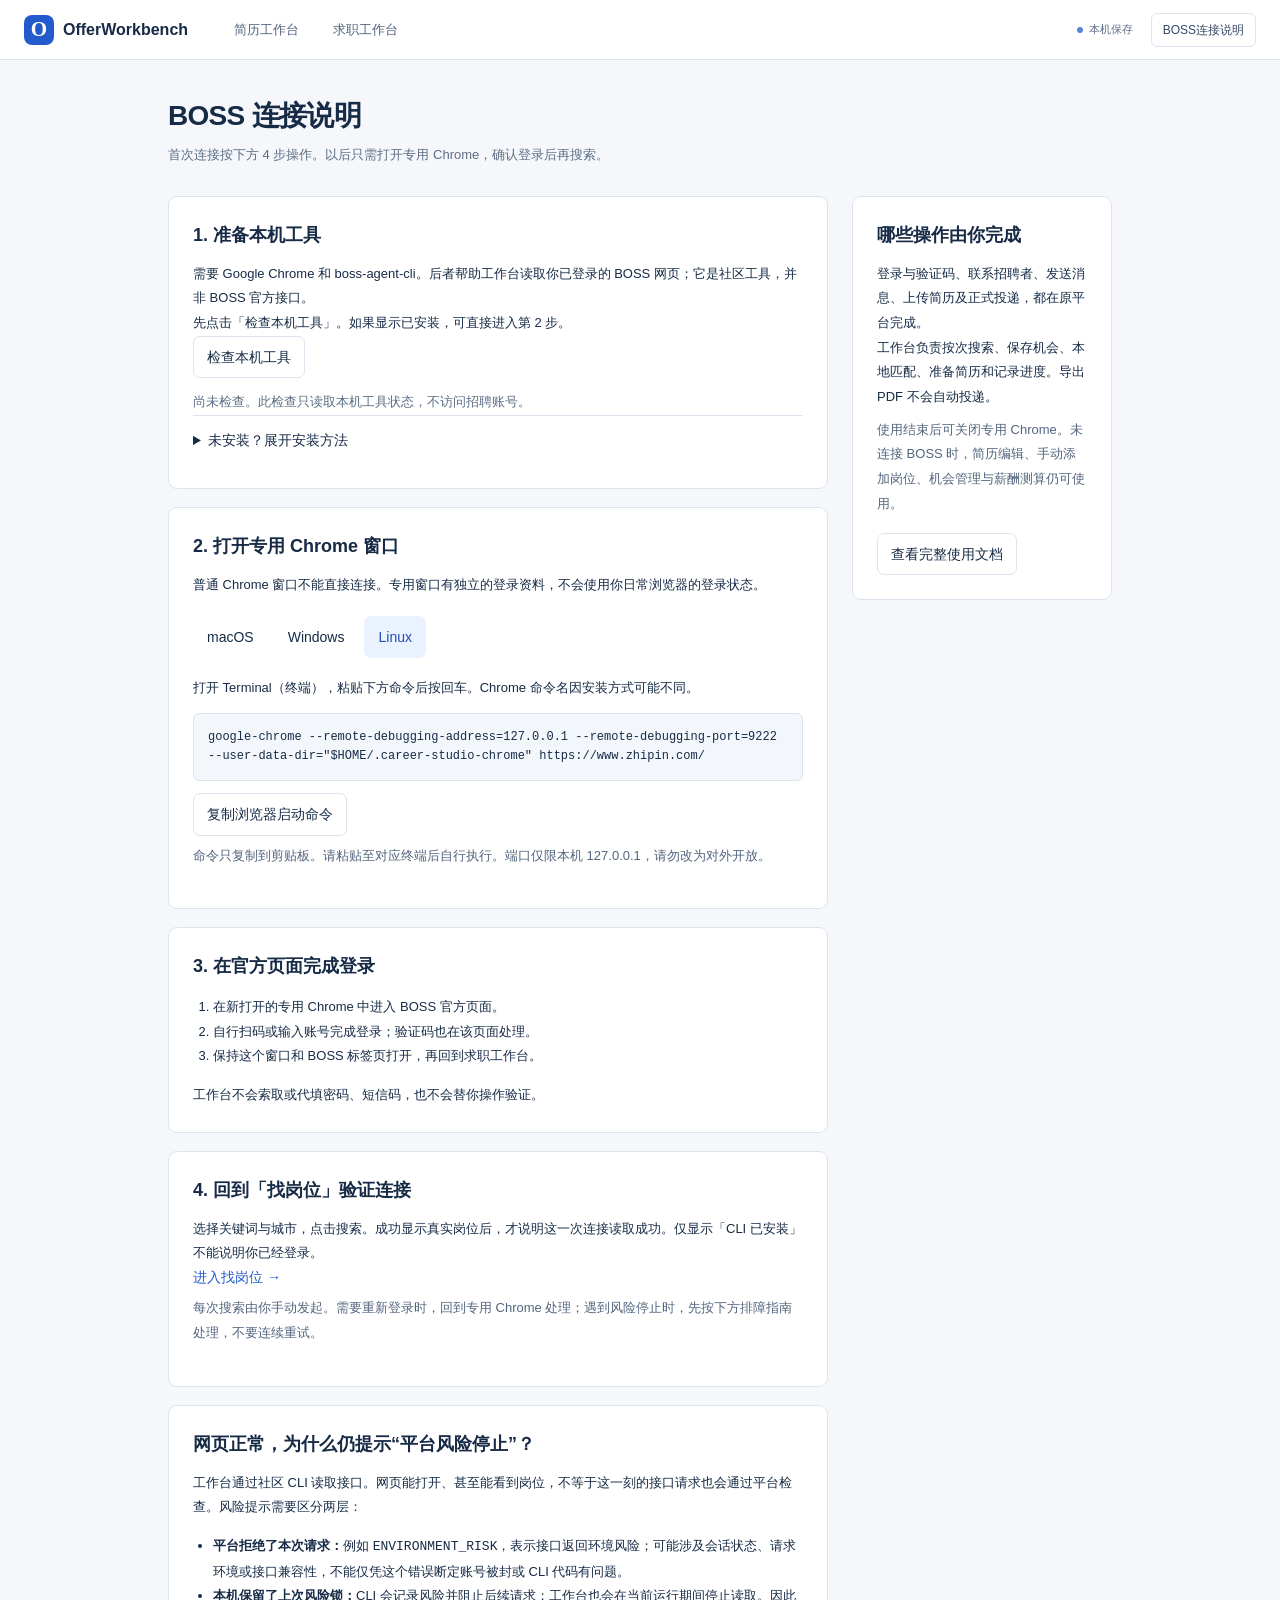
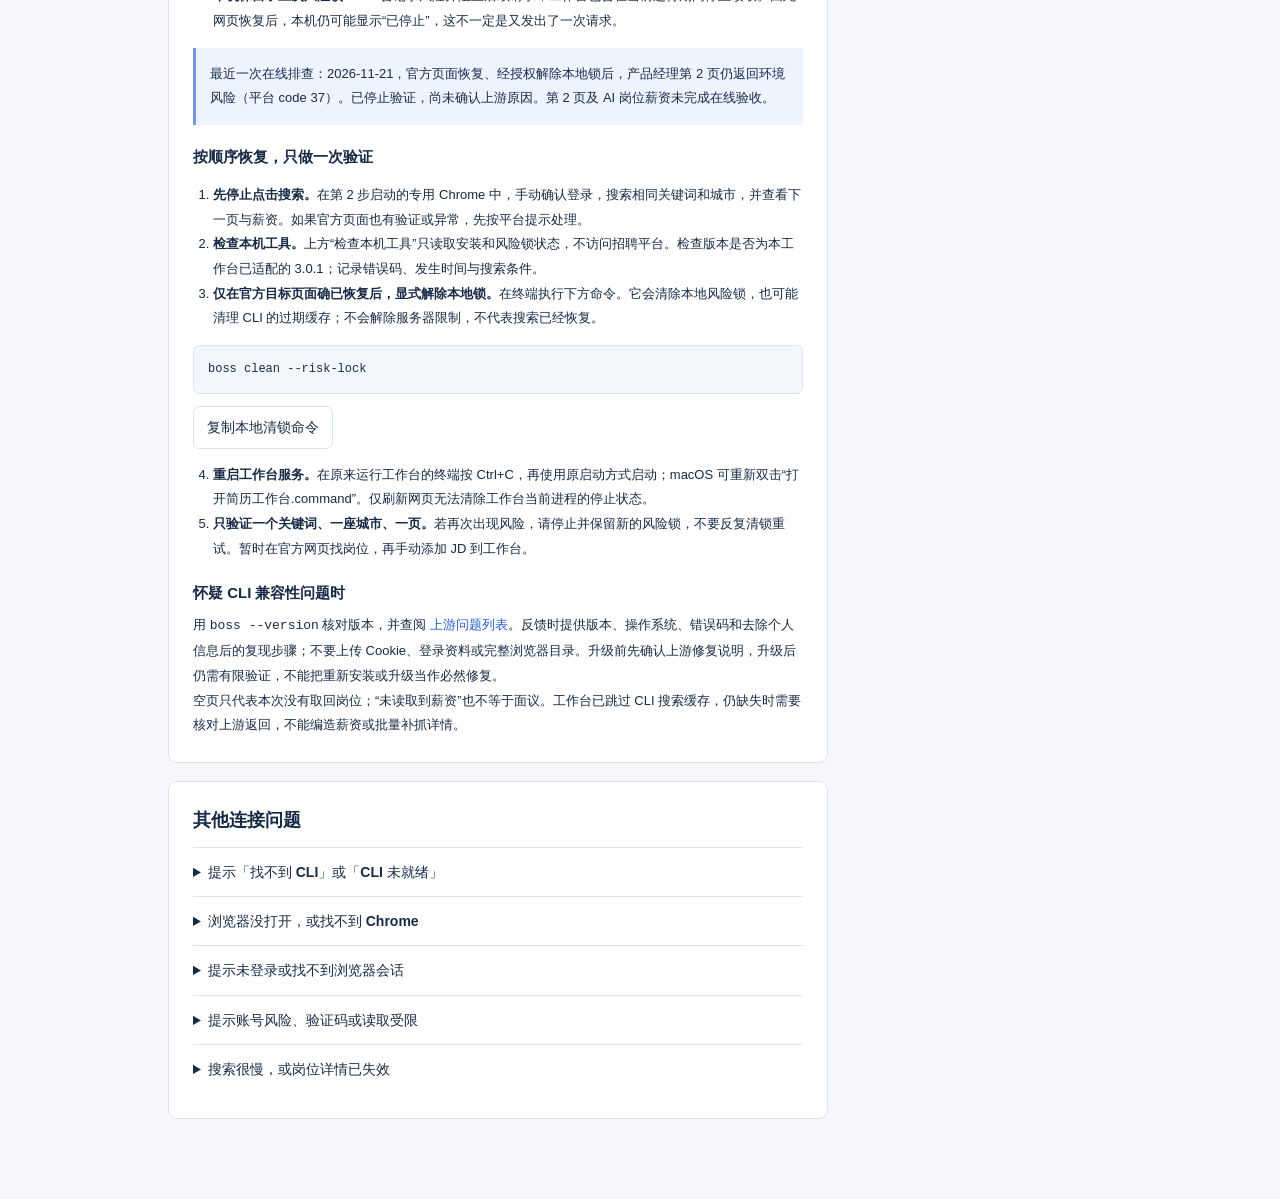
<file: boss-help.html>
<!doctype html><html lang="zh-CN" data-type="software"><head><meta charset="UTF-8"><meta name="viewport" content="width=device-width,initial-scale=1"><meta name="page-type" content="software"><meta name="site-kind" content="software"><meta name="description" content="从安装工具到打开专用浏览器，一步步连接 BOSS 招聘。"><title>BOSS连接说明 · OfferWorkbench</title><link rel="stylesheet" href="/career.css"><link rel="stylesheet" href="/studio.css"><link rel="stylesheet" href="/doc-reader.css"></head><body>
<a class="skip-link" href="#main-content">跳到内容</a><header class="topbar"><a class="brand" href="/career"><span class="brand-mark">O</span><span>OfferWorkbench</span></a><nav aria-label="主导航"><a href="/">简历工作台</a><a href="/career">求职工作台</a></nav><div class="topbar-right"><span class="local-badge"><i></i>本机保存</span><a class="help-link" href="/boss-help" aria-current="page">BOSS连接说明</a></div></header>
<main class="help-main" id="main-content"><h1>BOSS 连接说明</h1><p class="help-lead">首次连接按下方 4 步操作。以后只需打开专用 Chrome，确认登录后再搜索。</p><div class="help-layout"><div>
<section><h2>1. 准备本机工具</h2><p>需要 Google Chrome 和 boss-agent-cli。后者帮助工作台读取你已登录的 BOSS 网页；它是社区工具，并非 BOSS 官方接口。</p><p>先点击「检查本机工具」。如果显示已安装，可直接进入第 2 步。</p><button class="secondary" id="check-boss">检查本机工具</button><p id="help-status" class="help-status" role="status">尚未检查。此检查只读取本机工具状态，不访问招聘账号。</p><details><summary>未安装？展开安装方法</summary><ol><li>安装 <a href="https://www.google.com/chrome/" target="_blank" rel="noopener">Google Chrome</a>。</li><li>按 <a href="https://docs.astral.sh/uv/getting-started/installation/" target="_blank" rel="noopener">uv 官方安装说明</a>安装 uv，安装后重新打开终端。</li><li>在终端粘贴下方命令，按回车。macOS 用「终端」，Windows 用 PowerShell，Linux 用 Terminal。</li></ol><pre id="install-command">uv tool install --python 3.12 "boss-agent-cli==3.0.1"</pre><button class="secondary" data-copy="install-command">复制安装命令</button><p>完成后输入 <code>boss --version</code>。如提示找不到命令，运行 <code>uv tool update-shell</code>，重新打开终端，并重启工作台服务。</p></details></section>
<section><h2>2. 打开专用 Chrome 窗口</h2><p>普通 Chrome 窗口不能直接连接。专用窗口有独立的登录资料，不会使用你日常浏览器的登录状态。</p><div class="os-tabs" role="tablist" aria-label="操作系统"><button id="tab-mac" role="tab" aria-controls="launch-panel" aria-selected="true" data-os="mac">macOS</button><button id="tab-windows" role="tab" aria-controls="launch-panel" aria-selected="false" data-os="windows" tabindex="-1">Windows</button><button id="tab-linux" role="tab" aria-controls="launch-panel" aria-selected="false" data-os="linux" tabindex="-1">Linux</button></div><div id="launch-panel" role="tabpanel" aria-labelledby="tab-mac"><p id="launch-instruction"></p><pre id="launch-command"></pre><button class="secondary" data-copy="launch-command">复制浏览器启动命令</button></div><p class="hint">命令只复制到剪贴板。请粘贴至对应终端后自行执行。端口仅限本机 127.0.0.1，请勿改为对外开放。</p></section>
<section><h2>3. 在官方页面完成登录</h2><ol><li>在新打开的专用 Chrome 中进入 BOSS 官方页面。</li><li>自行扫码或输入账号完成登录；验证码也在该页面处理。</li><li>保持这个窗口和 BOSS 标签页打开，再回到求职工作台。</li></ol><p>工作台不会索取或代填密码、短信码，也不会替你操作验证。</p></section>
<section><h2>4. 回到「找岗位」验证连接</h2><p>选择关键词与城市，点击搜索。成功显示真实岗位后，才说明这一次连接读取成功。仅显示「CLI 已安装」不能说明你已经登录。</p><a class="secondary linked-resume" href="/career#search">进入找岗位 →</a><p class="hint">每次搜索由你手动发起。需要重新登录时，回到专用 Chrome 处理；遇到风险停止时，先按下方排障指南处理，不要连续重试。</p></section>
<section id="risk-guide"><h2>网页正常，为什么仍提示“平台风险停止”？</h2>
<p>工作台通过社区 CLI 读取接口。网页能打开、甚至能看到岗位，不等于这一刻的接口请求也会通过平台检查。风险提示需要区分两层：</p>
<ul><li><strong>平台拒绝了本次请求：</strong>例如 <code>ENVIRONMENT_RISK</code>，表示接口返回环境风险；可能涉及会话状态、请求环境或接口兼容性，不能仅凭这个错误断定账号被封或 CLI 代码有问题。</li><li><strong>本机保留了上次风险锁：</strong>CLI 会记录风险并阻止后续请求；工作台也会在当前运行期间停止读取。因此网页恢复后，本机仍可能显示“已停止”，这不一定是又发出了一次请求。</li></ul>
<p class="risk-note">最近一次在线排查：2026-11-21，官方页面恢复、经授权解除本地锁后，产品经理第 2 页仍返回环境风险（平台 code 37）。已停止验证，尚未确认上游原因。第 2 页及 AI 岗位薪资未完成在线验收。</p>
<h3>按顺序恢复，只做一次验证</h3>
<ol><li><strong>先停止点击搜索。</strong>在第 2 步启动的专用 Chrome 中，手动确认登录，搜索相同关键词和城市，并查看下一页与薪资。如果官方页面也有验证或异常，先按平台提示处理。</li>
<li><strong>检查本机工具。</strong>上方“检查本机工具”只读取安装和风险锁状态，不访问招聘平台。检查版本是否为本工作台已适配的 3.0.1；记录错误码、发生时间与搜索条件。</li>
<li><strong>仅在官方目标页面确已恢复后，显式解除本地锁。</strong>在终端执行下方命令。它会清除本地风险锁，也可能清理 CLI 的过期缓存；不会解除服务器限制，不代表搜索已经恢复。</li></ol>
<pre id="risk-unlock-command">boss clean --risk-lock</pre><button class="secondary" data-copy="risk-unlock-command">复制本地清锁命令</button>
<ol start="4"><li><strong>重启工作台服务。</strong>在原来运行工作台的终端按 Ctrl+C，再使用原启动方式启动；macOS 可重新双击“打开简历工作台.command”。仅刷新网页无法清除工作台当前进程的停止状态。</li>
<li><strong>只验证一个关键词、一座城市、一页。</strong>若再次出现风险，请停止并保留新的风险锁，不要反复清锁重试。暂时在官方网页找岗位，再手动添加 JD 到工作台。</li></ol>
<h3>怀疑 CLI 兼容性问题时</h3>
<p>用 <code>boss --version</code> 核对版本，并查阅 <a href="https://github.com/can4hou6joeng4/boss-agent-cli/issues" target="_blank" rel="noopener">上游问题列表</a>。反馈时提供版本、操作系统、错误码和去除个人信息后的复现步骤；不要上传 Cookie、登录资料或完整浏览器目录。升级前先确认上游修复说明，升级后仍需有限验证，不能把重新安装或升级当作必然修复。</p>
<p>空页只代表本次没有取回岗位；“未读取到薪资”也不等于面议。工作台已跳过 CLI 搜索缓存，仍缺失时需要核对上游返回，不能编造薪资或批量补抓详情。</p>
</section><section id="troubleshooting"><h2>其他连接问题</h2><details><summary>提示「找不到 CLI」或「CLI 未就绪」</summary><p>确认终端中 <code>boss --version</code> 能运行。安装后重启工作台；若仍找不到，请按项目 README 配置 CAREER_BOSS_BIN 为 boss 的实际可执行文件路径。</p></details><details><summary>浏览器没打开，或找不到 Chrome</summary><p>先确认已安装 Chrome。macOS 可在工作台所在文件夹双击「连接BOSS浏览器.command」。Windows 命令使用默认安装位置，如果报路径不存在，请用你电脑上 chrome.exe 的实际位置替换命令开头。</p></details><details><summary>提示未登录或找不到浏览器会话</summary><p>按第 2 步打开专用窗口，再在该窗口中登录 BOSS。不要仅在原来的日常 Chrome 或手机 App 中登录。专用窗口需一直保持运行。</p></details><details><summary>提示账号风险、验证码或读取受限</summary><p>请按上方<a href="#risk-guide">平台风险排障指南</a>区分平台拒绝与本地风险锁。工作台不会自动清锁或重试。</p></details><details><summary>搜索很慢，或岗位详情已失效</summary><p>一次请求最长约 45 秒，同一工作台同时只运行一项 BOSS 请求。超时后可手动重试；详情失效时，重新搜索该职位获取最新信息。上游页面变化也可能导致工具暂时无法读取。</p></details></section>
</div><aside class="help-aside"><section><h2>哪些操作由你完成</h2><p>登录与验证码、联系招聘者、发送消息、上传简历及正式投递，都在原平台完成。</p><p>工作台负责按次搜索、保存机会、本地匹配、准备简历和记录进度。导出 PDF 不会自动投递。</p><p class="hint">使用结束后可关闭专用 Chrome。未连接 BOSS 时，简历编辑、手动添加岗位、机会管理与薪酬测算仍可使用。</p><button type="button" class="secondary" data-open-docs aria-haspopup="dialog" aria-controls="doc-dialog">查看完整使用文档</button></section></aside></div><p id="copy-status" role="status"></p></main><script src="/boss-help.js"></script><script src="/doc-reader.js"></script></body></html>
</file>
<file: career.css>
:root{color-scheme:light;--ink:#142b49;--muted:#6b7d93;--green:#285ec7;--border:#dce5f1;--paper:#fff;--canvas:#f4f7fc}*{box-sizing:border-box}body{margin:0;background:var(--canvas);color:var(--ink);font:14px/1.6 -apple-system,BlinkMacSystemFont,"PingFang SC","Microsoft YaHei",sans-serif}button,input,textarea,select{font:inherit}button,a,input,textarea,select{-webkit-tap-highlight-color:transparent}button{cursor:pointer;color:inherit;border:1px solid transparent;background:transparent;border-radius:7px;padding:9px 13px}button:hover{background:#eaf1fc}button:disabled{opacity:.55;cursor:wait}button:focus-visible,a:focus-visible{outline:3px solid #a6c4f2;outline-offset:3px}a{color:var(--green);text-decoration:none}a:hover{text-decoration:underline}input,textarea,select{width:100%;min-width:0;border:1px solid var(--border);border-radius:6px;padding:10px 11px;color:var(--ink);background:white;outline:none}input:focus,textarea:focus,select:focus{border-color:#3975d4;box-shadow:0 0 0 2px #3975d418}textarea{resize:vertical;line-height:1.7}label{display:block;font-size:12px;color:#545f71}label input,label select,label textarea{display:block;margin-top:7px}h1,h2,h3,p{margin:0}h1{font-size:29px;letter-spacing:-.7px;line-height:1.4;font-weight:650}h2{font-size:18px;font-weight:620}h3{font-size:16px;font-weight:600}.hint,.muted{color:var(--muted);font-size:12px}.hint{margin:8px 0 16px}.primary{color:#fff;background:var(--green)}.primary:hover{background:#1e4da8}.secondary{border-color:var(--border);background:#fff}.danger{color:#a94a42}.text-button{color:var(--green);padding:4px}.topbar{height:88px;display:flex;align-items:center;padding:0 36px;border-bottom:1px solid var(--border);background:var(--paper);gap:55px}.brand{display:flex;align-items:center;gap:12px;color:var(--ink);font-size:18px;font-weight:650}.brand:hover{text-decoration:none}.brand-mark{background:var(--green);color:#fff;height:39px;width:39px;border-radius:10px;display:grid;place-items:center;font-size:25px;font-family:Georgia,serif}.brand small{display:block;color:var(--muted);font-size:11px;letter-spacing:1px;font-weight:400}.topbar nav{display:flex;gap:25px}.topbar nav a{color:var(--muted);font-size:13px;padding:31px 0 28px}.topbar nav .selected{color:var(--green);border-bottom:3px solid var(--green)}.local-badge{margin-left:auto;display:flex;gap:7px;align-items:center;font-size:12px;color:var(--muted)}.local-badge i{height:6px;width:6px;border-radius:50%;background:#6c98df}.shell{display:grid;grid-template-columns:220px minmax(0,1fr);min-height:calc(100vh - 88px)}.rail{background:#eef3fa;padding:35px 18px;display:flex;flex-direction:column;border-right:1px solid var(--border)}.caption,.eyebrow,.tiny-label{font-size:10px;letter-spacing:1.6px;color:#7b889e}.caption{padding:0 14px;margin-bottom:18px}.rail nav{display:grid;gap:6px}.rail nav button{text-align:left;padding:13px 14px;color:#586478;display:flex;justify-content:space-between}.rail nav button span{color:#939eaf;font-size:11px}.rail nav .active{background:#e4edff;color:#2456a5;font-weight:600}.rail-note{margin:60px 14px 25px;border-top:1px solid #d5d9e0;padding-top:24px}.rail-note p{font-size:15px;line-height:1.8;margin:12px 0 22px}.rail-note small{color:var(--muted);font-size:11px;line-height:1.8}.backup-actions{margin-top:auto;padding:20px 7px 0;display:grid;gap:4px}.backup-actions button{border:1px solid #d7dbe2;font-size:12px}main{padding:38px 38px 70px;max-width:1600px;width:100%;margin:auto}.page-heading{display:flex;align-items:center;justify-content:space-between;gap:20px;margin-bottom:30px}.page-heading h1{margin:7px 0}.page-heading p:last-child{color:var(--muted);font-size:13px}.error-banner{background:#fff0ec;color:#9c382a;border:1px solid #efc6bd;padding:12px 16px;border-radius:8px;margin:15px 0}.stats{display:grid;grid-template-columns:repeat(4,1fr);gap:16px;margin-bottom:25px}.stat{background:white;border:1px solid var(--border);padding:21px;border-radius:10px}.stat span{color:var(--muted);font-size:12px}.stat strong{display:block;font-size:32px;line-height:1.3;font-weight:500;margin-top:7px}.two-col{display:grid;grid-template-columns:minmax(0,1.25fr) minmax(0,1fr);gap:23px}.panel{background:white;border:1px solid var(--border);border-radius:11px;padding:24px;margin-bottom:22px}.panel-heading{display:flex;justify-content:space-between;align-items:center;gap:12px;margin-bottom:18px}.step{padding:17px 0;border-bottom:1px solid #e7ecf4;display:flex;gap:15px;align-items:start}.step:last-child{border:0;padding-bottom:0}.step-number{width:27px;height:27px;border-radius:50%;display:grid;place-items:center;background:#e8edf4;flex-shrink:0;font-size:11px;color:var(--green)}.step h3{font-size:14px}.step p{color:var(--muted);font-size:12px;margin:4px 0 8px}.empty{text-align:center;padding:40px 16px;color:var(--muted);background:#f6f7fa;border:1px dashed #d8dce2;border-radius:9px}.empty strong{display:block;font-size:16px;color:#4c5667;font-weight:500;margin-bottom:8px}.empty p{font-size:12px;margin:8px auto 18px;max-width:440px}.due-item{display:flex;align-items:center;gap:15px;padding:13px 0;border-bottom:1px solid #e7ecf4}.due-item:last-child{border:0}.due-item .grow{flex:1}.due-item strong{font-size:13px}.due-item p{font-size:12px;color:var(--muted)}.tag{display:inline-block;background:#edf3ff;color:#3f6299;font-size:10px;padding:3px 8px;border-radius:20px;white-space:nowrap}.tag.blue{background:#e9f0f7;color:#426280}.tag.warn{background:#fff3df;color:#99733a}.tag.red{background:#faedeb;color:#a45d50}.search-form{display:grid;grid-template-columns:minmax(160px,2fr) minmax(110px,1fr) 80px auto;gap:12px;align-items:end}.form-grid{display:grid;grid-template-columns:repeat(2,minmax(0,1fr));gap:17px}.wide{grid-column:1/-1}.search-summary{display:flex;justify-content:space-between;align-items:center;margin:24px 0 14px}.search-summary p{font-size:12px;color:var(--muted)}.job-list{display:grid;grid-template-columns:repeat(2,minmax(0,1fr));gap:16px}.job-card{background:white;border:1px solid var(--border);border-radius:10px;padding:22px;min-width:0}.job-card .card-head{display:flex;justify-content:space-between;gap:14px}.job-card h3{font-size:17px;word-break:break-word}.salary{color:var(--green);font-weight:600;white-space:nowrap}.company{font-size:13px;color:#5d697d;margin:6px 0 13px}.job-meta{display:flex;flex-wrap:wrap;gap:7px;color:#77859b;font-size:11px}.excerpt{font-size:12px;color:#6c7b93;line-height:1.8;margin:15px 0;display:-webkit-box;-webkit-box-orient:vertical;-webkit-line-clamp:3;overflow:hidden;min-height:43px;white-space:pre-wrap;word-break:break-word}.card-actions{display:flex;gap:8px;align-items:center;padding-top:15px;border-top:1px solid #e7ecf4}.card-actions button{font-size:12px;padding:7px 10px}.card-actions a{margin-left:auto;font-size:12px}.filter-bar{display:flex;gap:10px;flex-wrap:wrap;margin-bottom:18px}.filter-bar input{max-width:280px}.status-tabs{display:flex;gap:7px;flex-wrap:wrap;margin-bottom:20px}.status-tabs button{padding:7px 12px;background:#e7ecf3;font-size:12px}.status-tabs .active{background:var(--green);color:#fff}.status-tabs small{opacity:.6;margin-left:6px}.board-table{width:100%;border-collapse:collapse;font-size:12px}.board-table th{text-align:left;color:var(--muted);font-weight:400;font-size:11px;padding:10px 12px;border-bottom:1px solid var(--border)}.board-table td{padding:15px 12px;border-bottom:1px solid #e7ecf4;vertical-align:top}.board-table tr:last-child td{border-bottom:0}.board-table strong{display:block;font-size:14px;margin-bottom:4px}.board-table select{min-width:95px;padding:6px}.table-wrap{overflow:auto}.board-table td:first-child{min-width:170px}.board-table .cell-actions{white-space:nowrap}.board-table small{color:var(--muted)}.chip-group{display:flex;flex-wrap:wrap;gap:8px;margin:10px 0 14px}.chip{position:relative;background:#f0f3f8;border:1px solid #dadfe6;border-radius:6px;cursor:pointer;padding:7px 10px;font-size:12px;display:flex;gap:7px;align-items:center;color:#586478}.chip:has(input:checked){background:#e6efff;color:#2857a5;border-color:#9bb8eb}.chip input{width:auto;accent-color:var(--green);margin:0}.pref-group{border-bottom:1px solid #e7ecf4;padding-bottom:21px;margin-bottom:21px}.pref-group:last-child{border:0}.pref-title{font-size:13px;color:var(--ink)}.connection-box{background:#f1f5fc;border-radius:8px;padding:18px;margin-top:16px}.connection-box code{display:block;background:white;border:1px solid var(--border);padding:10px 13px;border-radius:5px;margin:12px 0;font-size:12px;overflow:auto}.connection-box p{font-size:12px;color:#616e83}.connection-box ol{font-size:12px;color:#586478;padding-left:20px;line-height:2}.feature-list{font-size:12px;color:#606d82;line-height:2;padding-left:18px}.note{background:#f2f6fd;padding:12px 14px;border-radius:7px;color:#657288;font-size:12px;margin:13px 0}.dialog-top{display:flex;justify-content:space-between;align-items:center;margin-bottom:14px;gap:20px}.dialog-top button{font-size:24px;padding:0 8px;line-height:1.3;color:#717f96}dialog{border:1px solid var(--border);border-radius:14px;max-width:720px;width:calc(100% - 32px);max-height:90vh;padding:27px;color:var(--ink);box-shadow:0 20px 80px #131b2725}dialog::backdrop{background:#18213055;backdrop-filter:blur(2px)}.job-dialog{max-width:980px}.dialog-actions{display:flex;justify-content:flex-end;gap:9px;margin-top:24px}.job-dialog h1{font-size:26px}.detail-grid{display:grid;grid-template-columns:minmax(0,1.15fr) minmax(0,1fr);gap:25px;margin-top:25px}.detail-grid .panel{padding:19px}.description{white-space:pre-wrap;font-size:12px;line-height:1.9;color:#586376;word-break:break-word;max-height:380px;overflow:auto}.detail-section{margin-top:24px}.detail-section h3{font-size:14px;margin-bottom:12px}.detail-controls{display:grid;gap:13px}.detail-controls .button-row{display:flex;gap:7px;flex-wrap:wrap}.button-row button{font-size:12px}.match-version{border:1px solid var(--border);padding:16px;border-radius:8px;margin:12px 0}.match-version header{display:flex;align-items:center;justify-content:space-between;gap:10px}.match-version h3{font-size:13px;margin:0}.score{font-size:20px;color:var(--green);white-space:nowrap}.score small{font-size:11px}.match-version p{font-size:11px;margin-top:9px;color:#667389}.evidence{border-left:2px solid #b3becf;margin:9px 0;padding-left:10px;font-size:11px;color:#5a667a;line-height:1.8}.check-row{display:flex;gap:10px;margin:11px 0;font-size:12px;align-items:start}.check-row p{color:#66748a;font-size:11px;margin-top:3px}.history{padding:0;list-style:none;max-height:170px;overflow:auto;font-size:11px;color:#768399}.history li{border-bottom:1px solid #e7ecf3;padding:8px 0}.prep-list{font-size:12px;color:#5b677a;line-height:1.9;padding-left:18px}.file-result{font-size:12px;color:#355f9d;word-break:break-all;background:#edf3ff;padding:12px;border-radius:7px;margin-top:12px}#toast{position:fixed;bottom:25px;left:50%;transform:translateX(-50%);z-index:10000;max-width:90vw;padding:12px 20px;color:#fff;background:#244d8d;border-radius:8px;box-shadow:0 6px 25px #18213020;font-size:13px;word-break:break-word}[hidden]{display:none!important}@media(max-width:1180px){.topbar{padding:0 24px;gap:35px}.shell{grid-template-columns:190px minmax(0,1fr)}main{padding:28px 24px}.rail{padding:30px 12px}.two-col{grid-template-columns:1fr}.page-heading h1{font-size:25px}.stats{gap:10px}.stat{padding:17px}.job-list{grid-template-columns:1fr}.search-form{grid-template-columns:minmax(130px,2fr) minmax(90px,1fr) 70px auto}}@media(max-width:780px){.topbar{height:auto;min-height:75px;padding:15px 20px;gap:20px;flex-wrap:wrap}.topbar nav{margin-left:auto}.topbar nav a{padding:6px 0;font-size:12px}.brand{font-size:16px}.local-badge{display:none}.shell{display:block}.rail{display:block;border:0;padding:12px 16px;background:white;border-bottom:1px solid var(--border)}.rail .caption,.rail-note,.backup-actions{display:none}.rail nav{display:flex;gap:5px;overflow:auto}.rail nav button{white-space:nowrap;font-size:12px;padding:9px 12px}.rail nav button span{display:none}main{padding:25px 16px 50px}.page-heading{align-items:start;margin-bottom:22px}.page-heading h1{font-size:22px}.page-heading>.primary{font-size:11px;white-space:nowrap;padding:9px}.page-heading p:last-child{font-size:11px}.stats{grid-template-columns:repeat(2,1fr)}.stat strong{font-size:28px}.panel{padding:19px}.search-form{grid-template-columns:1fr 1fr}.form-grid,.detail-grid{grid-template-columns:1fr}.wide{grid-column:auto}.detail-grid{gap:0}.search-form .primary{height:43px}.job-card .card-head{display:block}.salary{display:block;margin-top:5px}dialog{padding:20px}.board-table th,.board-table td{padding:10px 7px}.eyebrow{font-size:9px}.connection-box{padding:14px}.brand small{display:none}}@media print{.topbar,.rail,.page-heading,.dialog-actions,#toast{display:none}main{padding:0}.shell{display:block}}

.search-advanced{grid-column:1/-1;border-top:1px solid var(--border);padding-top:15px;margin-top:5px}.search-advanced summary{cursor:pointer;font-size:13px}.search-advanced summary .muted{margin-left:8px}.search-extra-grid{display:grid;grid-template-columns:repeat(3,minmax(0,1fr));gap:13px;margin:18px 0}.search-filter-group{border:0;border-top:1px solid #e7ecf3;padding:14px 0 0;margin:10px 0 0;min-width:0}.search-filter-group legend{font-size:12px;padding:0 8px 0 0;color:#545f71}.search-filter-group .chip-group{margin-top:0}.draft-hint{font-size:11px;background:#fff3df;color:#937140;padding:10px;border-radius:5px}.panel-heading .button-row{display:flex;gap:5px;flex-wrap:wrap;justify-content:flex-end}@media(max-width:780px){.search-extra-grid{grid-template-columns:1fr}.search-advanced summary .muted{display:block;margin-left:0}.panel-heading .button-row button{font-size:11px;padding:6px}}
/* Keep save controls close to long preference forms. */
.preferences-actions {
  position: sticky;
  bottom: 0;
  padding: 14px 0 2px;
  margin-top: 18px;
  background: #fff;
  border-top: 1px solid var(--border);
  z-index: 2;
}
.search-feedback {
  margin-top: 18px;
  padding: 14px 16px;
  border-radius: 9px;
  background: #edf3ff;
  line-height: 1.7;
}
.search-feedback .button-row { margin-top: 10px; }
.linked-resume { display: inline-block; text-decoration: none; text-align: center; }
#manual-error { margin-bottom: 14px; }
</file>
<file: studio.css>
/* Shared blue system and compact navigation for both workspaces.
   The topbar owns brand padding and line-height; legacy page/sidebar styles must not shift it. */
:root{--ink:#172b46;--muted:#5c6e85;--green:#245bcc;--border:#dce4ef;--canvas:#f5f7fb;--paper:#fff;--nav-height:60px;--rail-width:208px;color-scheme:light}
body{font-family:-apple-system,BlinkMacSystemFont,"PingFang SC","Microsoft YaHei",sans-serif;color:var(--ink);background:var(--canvas)}
.skip-link{position:fixed;top:4px;left:10px;z-index:20000;padding:10px 15px;background:white;color:var(--green);transform:translateY(-160%)}.skip-link:focus{transform:none}
.topbar{height:var(--nav-height);min-height:0;position:sticky;top:0;z-index:40;display:flex;align-items:center;gap:32px;padding:0 24px;font-size:13px;line-height:1.5;background:white;border-bottom:1px solid var(--border);flex-wrap:nowrap}
.topbar .brand{display:flex;align-items:center;gap:9px;font-size:16px;font-weight:650;text-decoration:none;color:var(--ink);margin:0;padding:0;line-height:1;white-space:nowrap;flex-shrink:0}
.topbar .brand-mark{display:grid;place-items:center;width:30px;height:30px;border-radius:8px;background:var(--green);color:white;font-size:21px;font-family:Georgia,serif;line-height:1;flex:0 0 30px}
.topbar nav{display:flex;gap:6px;margin:0;height:100%;align-items:center}
.topbar nav a{display:flex;align-items:center;justify-content:center;height:38px;padding:0 14px;font-size:13px;color:#52647d;border:0;border-radius:6px;white-space:nowrap;text-decoration:none}
.topbar nav a:hover{background:#f0f5fc}.topbar nav a.selected{color:#204fae;background:#eaf1ff;border:0;font-weight:600}
.topbar .topbar-right{margin-left:auto;display:flex;gap:18px;align-items:center}
.topbar .local-badge{display:flex;align-items:center;gap:6px;color:var(--muted);font-size:11px;margin:0;white-space:nowrap}.local-badge i{width:6px;height:6px;background:#5687d7;border-radius:50%}
.topbar .help-link{display:inline-flex;align-items:center;justify-content:center;border:1px solid var(--border);border-radius:6px;height:34px;padding:0 11px;background:white;color:#354965;font-size:12px;white-space:nowrap;text-decoration:none}
.topbar .help-link:hover{background:#edf3ff;border-color:#b3c9f0}
button,.help-link{transition:background .15s,border-color .15s,box-shadow .15s}button:active:not(:disabled){filter:brightness(.96)}
a:focus-visible,button:focus-visible,summary:focus-visible{outline:3px solid #245bcc;outline-offset:2px}
input:focus-visible,textarea:focus-visible{outline:2px solid #245bcc;outline-offset:1px}
.shell{grid-template-columns:var(--rail-width) minmax(0,1fr);min-height:calc(100vh - var(--nav-height));align-items:start}
.rail{min-height:calc(100vh - var(--nav-height));padding:24px 14px;background:#f0f4fa;position:sticky;top:var(--nav-height)}
.shell>main{padding:28px 32px 56px;margin:0 auto}.page-heading{margin-bottom:24px}.page-heading h1{font-size:25px}.rail-note{margin-top:40px}
.sidebar{top:var(--nav-height);width:var(--rail-width);padding:24px 14px 18px;background:#f0f4fa;border-right:1px solid var(--border)}
.workspace{margin-left:var(--rail-width)}.toolbar{padding:14px 24px;border-bottom:1px solid var(--border);min-height:80px;gap:16px;background:var(--canvas)}
.toolbar h1{font-size:21px}.toolbar .eyebrow{margin-bottom:3px}.toolbar-actions{gap:10px;flex-wrap:wrap}.toolbar-actions #save-status{font-size:11px}
.panels{min-height:0;height:calc(100vh - var(--nav-height) - 80px);grid-template-columns:minmax(340px,1fr) minmax(350px,1fr)}
.editor-pane{padding:24px;max-height:calc(100vh - var(--nav-height) - 80px)}.preview-pane{top:0;height:calc(100vh - var(--nav-height) - 80px);padding:20px 22px;background:#eaf0f7}
.card,.panel,.job-card,.stat{border-radius:9px;border-color:var(--border);box-shadow:none}.card{padding:22px}.card-header{margin-bottom:18px}
.entry+.entry{margin-top:28px;padding-top:24px;border-top:1px solid #cfdcec}.education-fields{display:grid;grid-template-columns:1fr 1fr;gap:12px}
.bullet-label input{font-weight:600}.bullet-separator{font-weight:600;color:#263b57;font-size:16px;white-space:pre}.bullet-label{gap:4px}
.photo-row img{width:60px;height:84px;object-fit:contain;background:#edf2fa;border-radius:4px}.photo-buttons{display:flex;gap:8px;flex-wrap:wrap}
.ui-select{display:block;position:relative;width:100%;min-width:0;text-align:left}.ui-select-native{display:none!important}
.ui-select-trigger{display:flex;align-items:center;justify-content:space-between;gap:10px;width:100%;min-width:0;min-height:40px;padding:9px 11px;background:#fff;color:#182334;border:1px solid #cdd8e6;border-radius:6px;text-align:left;font:inherit;line-height:1.5}
label>.ui-select{margin-top:7px}.ui-select-trigger>span{overflow:hidden;text-overflow:ellipsis;white-space:nowrap}.ui-select-trigger::after{content:"";border-right:1.5px solid #45546b;border-bottom:1.5px solid #45546b;width:6px;height:6px;transform:rotate(45deg);flex-shrink:0;margin:0 2px 3px 3px}
.ui-select-trigger:hover{background:#fff;border-color:#90a9cb}.ui-select-trigger[aria-expanded=true]{border-color:#245bcc;box-shadow:0 0 0 2px #245bcc18}.ui-select-trigger:disabled{background:#f3f5f8;cursor:not-allowed;opacity:.6}
.ui-select-list{position:fixed;inset:auto;z-index:10020;margin:0;padding:5px;border:1px solid #cdd8e6;border-radius:7px;background:#fff;color:#182334;box-shadow:0 10px 30px #172b4626;overflow-y:auto;overscroll-behavior:contain;font:13px/1.5 -apple-system,BlinkMacSystemFont,"PingFang SC","Microsoft YaHei",sans-serif}
.ui-select-option{position:relative;padding:10px 28px 10px 10px;min-height:40px;border-radius:4px;cursor:pointer;white-space:normal;overflow-wrap:anywhere}.ui-select-option[aria-selected=true]{font-weight:600;color:#194ea9}.ui-select-option[aria-selected=true]::after{content:"✓";position:absolute;right:9px}.ui-select-option.is-active,.ui-select-option:hover{background:#edf3ff}.ui-select-option[aria-disabled=true]{color:#8b94a1;background:white;cursor:not-allowed}
#photo-crop-dialog{width:min(580px,calc(100% - 24px));max-height:92dvh;padding:24px;border:1px solid var(--border);border-radius:12px;overflow:auto;color:var(--ink)}
#photo-crop-dialog::backdrop{background:#182b465e}#photo-crop-dialog h2{font-size:19px;margin:0 0 8px}.crop-hint{color:var(--muted);line-height:1.7;margin:0 0 18px}.crop-stage{display:flex;justify-content:center;background:#eef2f8;padding:16px;border-radius:8px}.crop-canvas{display:block;width:180px;height:252px;cursor:grab;touch-action:none;box-shadow:0 0 0 2px white,0 4px 18px #172b4626}.crop-canvas:active{cursor:grabbing}.crop-controls{display:grid;grid-template-columns:1fr;gap:10px;margin-top:16px}.crop-controls label{display:grid;grid-template-columns:70px 1fr;align-items:center;gap:10px}.crop-controls input{margin:0;accent-color:var(--green);width:100%}.crop-actions{display:flex;justify-content:flex-end;gap:8px;margin-top:20px}.crop-actions button:first-child{margin-right:auto}
.help-main{max-width:1000px;margin:auto;padding:36px 28px 64px}.help-main h1{font-size:28px;margin-bottom:8px}.help-lead{color:var(--muted);margin-bottom:28px}.help-layout{display:grid;grid-template-columns:minmax(0,1fr) 260px;gap:24px}.help-main section{background:white;border:1px solid var(--border);border-radius:9px;padding:24px;margin-bottom:18px}.help-main h2{margin-bottom:12px}.help-main h3{margin:20px 0 8px;font-size:15px}.help-main p,.help-main li{font-size:13px;line-height:1.9}.help-main ol,.help-main ul{padding-left:20px}.help-main pre{white-space:pre-wrap;overflow-wrap:anywhere;background:#f3f6fb;padding:14px;border-radius:6px;font-size:12px;border:1px solid var(--border)}.help-main details{border-top:1px solid var(--border);padding:13px 0}.help-main summary{cursor:pointer;font-weight:550}.help-main .os-tabs{display:flex;gap:6px;margin:18px 0}.os-tabs button[aria-selected=true]{color:#204fae;background:#eaf1ff}.help-status{font-size:12px;color:var(--muted);margin-top:12px}.help-main .help-aside{position:sticky;top:84px;align-self:start}.salary-model-notes{border-top:1px solid var(--border);padding-top:20px;margin-top:28px;color:var(--muted);font-size:12px;line-height:1.9}.salary-model-notes h2{font-size:14px;margin-bottom:8px}
@media(max-width:1180px){:root{--rail-width:188px}.shell>main{padding:24px}.topbar{gap:22px}.panels{grid-template-columns:minmax(320px,1fr) minmax(300px,1fr)}.editor-pane{padding:18px}.preview-pane{padding:18px 14px}}
@media(max-width:1100px){.panels{grid-template-columns:1fr}.preview-pane{display:none}.preview-only .editor-pane{display:none}.preview-only .preview-pane{display:flex}}
@media(max-width:780px){:root{--nav-height:104px}.topbar{height:104px;padding:10px 16px 0;gap:0;flex-wrap:wrap;justify-content:space-between}.topbar .brand{height:40px;font-size:15px}.topbar .topbar-right{margin-left:auto}.topbar .local-badge{display:none}.topbar .help-link{height:36px;padding:0 9px;font-size:11px}.topbar nav{order:3;width:100%;height:48px;gap:8px}.topbar nav a{flex:1;height:40px;font-size:13px}.shell{display:block}.rail{position:static;min-height:0;padding:10px 16px;background:#fff}.shell>main{padding:24px 16px 48px}.page-heading h1{font-size:22px}.page-heading{gap:12px}.help-main{padding:24px 16px}.help-layout{display:block}.help-main .help-aside{position:static}.help-main section{padding:20px}.ui-select-trigger,.ui-select-option{min-height:44px}}
@media(max-width:650px){.sidebar{position:static;width:100%;padding:12px 16px;display:block;max-height:none}.sidebar .nav-caption{display:none}.sidebar #versions{display:flex;overflow:auto;gap:7px;margin-top:8px}.sidebar #versions button{flex:0 0 auto;max-width:210px;white-space:nowrap}.sidebar #common-nav{width:auto;min-height:44px}.sidebar .sidebar-bottom{display:none}.workspace{margin-left:0}.toolbar{padding:16px;align-items:flex-start;flex-wrap:wrap}.toolbar h1{font-size:20px}.toolbar-actions{width:100%;justify-content:flex-end}.toolbar-actions #save-status{margin-right:auto}.panels{min-height:0;height:auto;min-height:600px}.editor-pane{padding:16px}.preview-pane{position:static;height:calc(100dvh - 220px);min-height:400px}.education-fields{grid-template-columns:1fr 1fr;gap:8px}.card{padding:18px}.photo-row{gap:14px}.bullet-label input{min-width:0}.bullet-label button{padding:8px}.entry-actions button{padding:9px}.crop-canvas{width:150px;height:210px}}
@media(prefers-reduced-motion:reduce){*,*::before,*::after{transition:none!important;animation:none!important;scroll-behavior:auto!important}}

/* Readable supporting text and visible form labels. */
.nav-caption,.nav-caption button,.sidebar-bottom p,.nav-item span,.eyebrow,#save-status,.muted-button,.hint,.small-button,.preview-toolbar small,.preview-footer,.caption,.tiny-label{color:#53657e}
.bullet-topic{flex:1;min-width:0}.bullet-label{align-items:end}.bullet-topic input{width:100%;margin-top:5px}.bullet-separator{padding-bottom:9px}.bullet-body{margin-top:9px}.section-title-label{flex:1;min-width:0}.section-title-label .section-title-input{margin-top:5px}.section-title-label input{width:100%}
@media(max-width:780px){button,.topbar nav a,.topbar .help-link{min-height:44px}.topbar{height:108px}:root{--nav-height:108px}.topbar .brand{min-height:44px}.topbar .help-link{font-size:11px}.bullet-label{flex-wrap:wrap;gap:8px}.bullet-topic{flex-basis:100%}.bullet-label .small-button{min-width:44px}.bullet-label .bullet-separator{padding-bottom:10px}.bullet-label .small-button:first-of-type{margin-left:auto}input:not([type=checkbox]):not([type=range]),.section-title-input{min-height:44px}.check{min-height:44px}.layout-settings .check{min-width:140px}.sidebar #versions button{min-height:44px}}
.salary-help,.salary-workspace summary span,.salary-reference-period,.job-meta,.excerpt,.company,.history,.rail nav button span{color:#53657e}
#preview-version{color:#53657e}
@media(max-width:980px){.salary-results{display:block}}

/* Keep functional navigation and backup controls inside the available viewport. */
.shell>.rail{height:calc(100dvh - var(--nav-height));min-height:0;display:flex;flex-direction:column;padding:18px 14px;overflow:hidden}
.rail #sections{min-height:0;overflow-y:auto;overscroll-behavior:contain;flex-shrink:1}
.rail .backup-actions{display:grid;gap:6px;flex-shrink:0;margin-top:auto;padding:16px 0 0}
.rail .backup-actions button{min-height:42px}
#risk-guide,#troubleshooting{scroll-margin-top:calc(var(--nav-height) + 18px)}
.help-main .risk-note{padding:14px;background:#edf3ff;border-left:3px solid #7198df;margin:14px 0}
@media(max-width:780px){.shell>.rail{height:auto;position:static;padding:10px 16px}.rail #sections{overflow-x:auto;overflow-y:hidden;flex-shrink:0}.rail .backup-actions{grid-template-columns:1fr 1fr;margin-top:10px;padding:10px 0 0;border-top:1px solid var(--border)}.rail .backup-actions button{min-height:44px}}

@media print{.shell>.rail{display:none}}
</file>
<file: doc-reader.css>
.doc-dialog{position:fixed;inset:0;width:min(1180px,calc(100vw - 64px));height:min(90dvh,980px);max-width:none;max-height:none;margin:auto;padding:0;overflow:hidden;border:1px solid rgba(255,255,255,.85);border-radius:22px;background:rgba(246,249,255,.9);color:#172b46;box-shadow:0 28px 100px #13274440,inset 0 1px 0 #fff;backdrop-filter:blur(28px) saturate(135%);-webkit-backdrop-filter:blur(28px) saturate(135%)}
.doc-dialog[open]{display:flex;flex-direction:column}.doc-dialog::backdrop{background:rgba(20,38,65,.3);backdrop-filter:blur(9px);-webkit-backdrop-filter:blur(9px)}
.doc-header{display:flex;align-items:center;justify-content:space-between;gap:20px;padding:8px 24px;border-bottom:1px solid #ccd9eb;background:rgba(255,255,255,.48);flex-shrink:0}.doc-header .doc-eyebrow{font-size:10px;letter-spacing:1.5px;color:#516c92;line-height:1.5;margin:0 0 5px}.doc-header h2{font-size:18px;line-height:1.4;margin:0}.doc-actions{display:flex;align-items:center;gap:12px}.doc-actions button{min-height:40px;color:#31547f}.doc-actions #doc-close{font-size:26px;line-height:1;width:42px;height:42px;padding:0;border:1px solid #cbd8e9;background:#ffffffb3;border-radius:12px}.doc-actions #doc-close:hover{background:#e6efff;border-color:#9bb5dc}
.doc-layout{display:grid;grid-template-columns:230px minmax(0,1fr);min-height:0;flex:1}.doc-toc{overflow:auto;overscroll-behavior:contain;padding:28px 16px 24px 24px;border-right:1px solid #d6e0ef;background:#eaf1fb55}.doc-toc>p{font-size:11px;letter-spacing:2px;color:#526a8d;margin:0 10px 14px}.doc-toc button{display:block;width:100%;text-align:left;font-size:14px;line-height:1.6;padding:9px 10px;margin:0 0 4px;border:0;background:transparent;color:#435a78;border-radius:6px}.doc-toc button:hover,.doc-toc button:focus-visible{color:#245bcc;background:#fff9}.doc-toc .doc-toc-sub{padding-left:20px;font-size:13px}
.doc-scroll{min-width:0;min-height:0;overflow-y:auto;overscroll-behavior:contain;scrollbar-gutter:stable;padding:32px 42px 48px;outline-offset:-4px}.doc-markdown{max-width:780px;margin:0 auto;font-size:14px;line-height:1.95;color:#293d58;overflow-wrap:anywhere}.doc-markdown h1{font-size:27px;line-height:1.5;letter-spacing:-.5px;margin:0 0 22px;color:#162c4e}.doc-markdown h2{font-size:20px;line-height:1.5;margin:38px 0 16px;padding-top:22px;border-top:1px solid #d2dfee;color:#193b70}.doc-markdown h3{font-size:16px;margin:28px 0 12px}.doc-markdown h4,.doc-markdown h5,.doc-markdown h6{font-size:14px;margin:20px 0 10px}.doc-markdown p{margin:0 0 16px;line-height:inherit;color:inherit}.doc-markdown ul,.doc-markdown ol{padding-left:24px;margin:12px 0 22px}.doc-markdown li{padding-left:4px;margin:8px 0}.doc-markdown li::marker{color:#3869b4}.doc-markdown strong{font-weight:650;color:#1b3559}.doc-markdown a{color:#245bcc;text-decoration:underline;text-decoration-color:#9ab7ea;text-underline-offset:3px}.doc-markdown code{font:12px/1.7 ui-monospace,SFMono-Regular,Consolas,monospace;background:#e5edf8;border:1px solid #d5e0ef;border-radius:5px;padding:2px 5px;overflow-wrap:anywhere}.doc-markdown pre{margin:18px 0 24px;padding:18px 20px;background:#fff9;border:1px solid #ccdbee;border-radius:10px;white-space:pre-wrap;overflow-wrap:anywhere}.doc-markdown pre code{padding:0;background:none;border:0;line-height:1.9}.doc-markdown blockquote{border-left:3px solid #87abe4;margin:20px 0;padding:12px 18px;background:#e9f1ff88}.doc-markdown blockquote p:last-child{margin-bottom:0}.doc-table-wrap{overflow-x:auto;margin:20px 0}.doc-markdown table{width:100%;border-collapse:collapse;font-size:12px}.doc-markdown th,.doc-markdown td{padding:10px 12px;border:1px solid #cddbea;text-align:left;vertical-align:top}.doc-markdown th{background:#e6eefb}.doc-markdown hr{border:0;border-top:1px solid #d2dfee;margin:28px 0}.doc-message{color:#526a8d}.doc-footer{display:flex;justify-content:space-between;padding:11px 30px;font-size:11px;color:#5a708e;border-top:1px solid #d2dfef;background:#fff5;flex-shrink:0}
@supports not (backdrop-filter:blur(1px)){.doc-dialog{background:#f5f8fd}.doc-dialog::backdrop{background:#172b4666}}
@media(max-width:800px){.doc-dialog{width:calc(100vw - 28px);height:92dvh;border-radius:18px}.doc-layout{grid-template-columns:190px minmax(0,1fr)}.doc-header{padding:8px 20px}.doc-toc{padding:24px 12px}.doc-scroll{padding:26px 24px 40px}.doc-markdown h1{font-size:23px}}
@media(max-width:600px){.doc-dialog{width:calc(100vw - 16px);height:94dvh;border-radius:16px}.doc-header{padding:8px 16px;gap:10px}.doc-header h2{font-size:18px}.doc-header .doc-eyebrow{font-size:9px;letter-spacing:.7px}.doc-actions{gap:4px}.doc-actions #doc-close{width:44px;height:44px;flex-shrink:0}.doc-actions #doc-back{font-size:11px;max-width:90px;padding:5px}.doc-layout{display:block;overflow:hidden}.doc-toc{display:none}.doc-scroll{height:100%;padding:22px 20px 36px}.doc-markdown{font-size:13px}.doc-markdown h1{font-size:21px}.doc-markdown h2{font-size:18px}.doc-markdown pre{padding:14px}.doc-footer{padding:10px 16px}}
</file>
